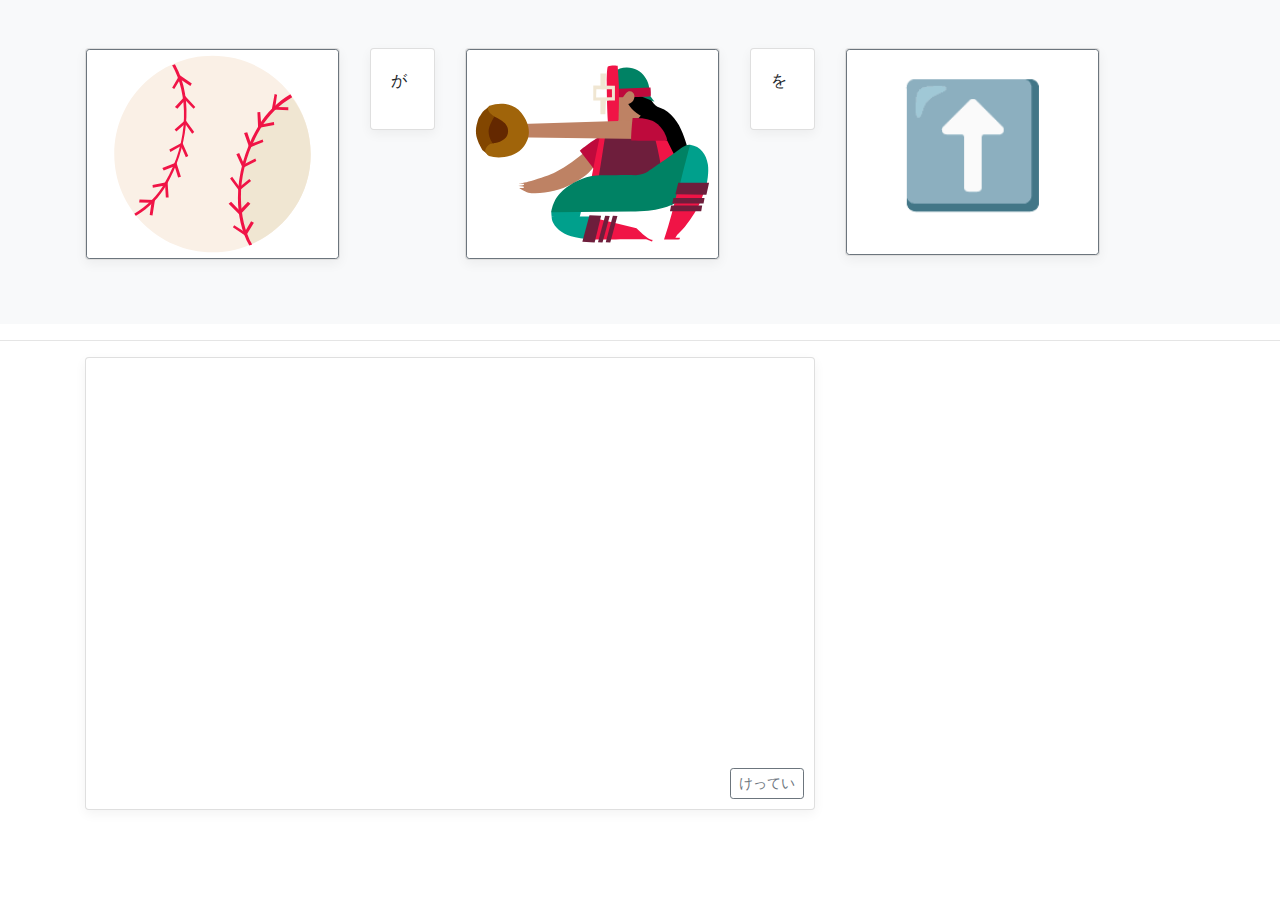
<file: index.html>
<!doctype html>
<html lang="en">
  <head>
    <meta charset="utf-8">
    <meta name="viewport" content="width=device-width, initial-scale=1, shrink-to-fit=no">
    <meta name="description" content="">
    <meta name="author" content="">
    <link rel="icon" href="favicon/favicon.ico">

    <title>Album example for Bootstrap</title>

    <!-- Bootstrap core CSS -->
    <link href="dist/css/bootstrap.min.css" rel="stylesheet">

    <!-- Custom styles for this template -->
    <link href="album.css" rel="stylesheet">

    <script src="index.js"></script>
  </head>

  <body>
    <header>
      <div class="collapse bg-dark" id="navbarHeader">
        <div class="container">
          <div class="row">
            <div class="col-sm-8 col-md-7 py-4">
              <h4 class="text-white">About</h4>
              <p class="text-muted">Add some information about the album below, the author, or any other background context. Make it a few sentences long so folks can pick up some informative tidbits. Then, link them off to some social networking sites or contact information.</p>
            </div>
            <div class="col-sm-4 offset-md-1 py-4">
              <h4 class="text-white">Contact</h4>
              <ul class="list-unstyled">
                <li><a href="#" class="text-white">Follow on Twitter</a></li>
                <li><a href="#" class="text-white">Like on Facebook</a></li>
                <li><a href="#" class="text-white">Email me</a></li>
              </ul>
            </div>
          </div>
        </div>
      </div>

    </header>

    <main role="main">


      <div class="album py-5 bg-light">

        <!-- contents to select a tutorial -->
        <div class="container">
          <div class="row">


            <div class="col-md-3">
              <div class="card mb-3 box-shadow">
                <button type="button" class="btn btn-sm btn-outline-secondary" data-toggle="modal" data-target="#modal1">
                  <img class="card-img-top" id="image01" src="./img/1.svg" alt="Card image cap" style="height: 200px;width: 100%;display: block;">
                </button>
              </div>
            </div>

            <div class="col-md-1">
              <div class="card mb-1 box-shadow">
                  <div class="card-body">
                  <div class="d-flex justify-content-between align-items-center">
                          <p>が</p>
                    </div>
                  </div>
              </div>
            </div>


            <div class="col-md-3">
              <div class="card mb-3 box-shadow">
                <button type="button" class="btn btn-sm btn-outline-secondary" data-toggle="modal" data-target="#modal2">
                  <img class="card-img-top" id="image02" src="./img/2.svg" alt="Card image cap" style="height: 200px;width: 100%;display: block;">
                </button>
              </div>
            </div>

            <div class="col-md-1">
              <div class="card mb-1 box-shadow">
                  <div class="card-body">
                  <div class="d-flex justify-content-between align-items-center">
                          <p>を</p>
                    </div>
                  </div>
              </div>
            </div>


            <div class="col-md-3">
              <div class="card mb-3 box-shadow">
                  <button type="button" class="btn btn-sm btn-outline-secondary" data-toggle="modal" data-target="#modal3">
                    <p id="image03" style="font-size: 120px;margin-right: auto;margin-left: auto;">⬆️</p>
                  </button>
                </div>
              </div>
            </div>

          </div>
        </div>
        <hr>

<!--  result contents -->

        <div class="container">
          <div class="row">
            <div class="col-md-8">
              <div class="card mb-8 box-shadow">
                <video id="video" src="./video" loop autoplay muted style="height: 400px;"></video>
                <!--
                <img class="card-img-top" id="image05" data-src="holder.js/100px225?theme=thumb&bg=55595c&fg=eceeef&text=Thumbnail" alt="Card image cap" >
              -->
                <div class="card-body" style="padding: 10px;margin-left: auto;">
                <div class="d-flex justify-content-between align-items-center">
                    <div class="btn-group" >
                      <a href="./codeview.html">
                        <button type="button" class="btn btn-sm btn-outline-secondary">けってい</button>
                      </a>
                    </div>
                  </div>
              </div>
            </div>
          </div>
        </div>

      </div>

    </main>



<!-- modal pages -->
<!-- modal0 -->
    <div class="modal fade" id="modal0" tabindex="-1" role="dialog" aria-labelledby="label1" aria-hidden="true"　style="margin-top: 400px;">
      <div class="modal-dialog modal-xl" role="document">
        <div class="modal-content">
          <div class="modal-header">
            <h5 class="modal-title" id="label1">Modal title</h5>
            <button type="button" class="close" data-dismiss="modal" aria-label="Close">
              <span aria-hidden="true">&times;</span>
            </button>
          </div>

          <div class="modal-body">
            <div class="container">
              <div class="row">
                <div class="col-md-4">
                  <div class="card mb-4 box-shadow card_height " >
                    <img class="card-img-top" src="./img/1.svg" alt="Card image cap" style="height: 100%;width: 100%;display: block;">

                  </div>
                </div>

                <div class="col-md-4">
                  <div class="card mb-4 box-shadow card_height">
                    <img class="card-img-top" src="./img/2.svg" alt="Card image cap" style="height: 100%;width: 100%;display: block;">
                  </div>
                </div>

                <div class="col-md-4">
                  <div class="card mb-4 box-shadow card_height">
                    <img class="card-img-top" src="./img/3.svg" alt="Card image cap" style="height: 100%;width: 100%;display: block;">
                  </div>
                </div>

                <div class="col-md-4">
                  <div class="card mb-4 box-shadow card_height">
                    <img class="card-img-top" src="./img/3.svg" alt="Card image cap" style="height: 100%;width: 100%;display: block;">
                  </div>
                </div>

                <div class="col-md-4">
                  <div class="card mb-4 box-shadow card_height">
                    <img class="card-img-top" src="./img/4.svg" alt="Card image cap" style="height: 100%;width: 100%;display: block;">
                  </div>
                </div>



                </div>
                </div>

          </div>
          <div class="modal-footer">
            <button type="button" class="btn btn-secondary" data-dismiss="modal">Close</button>
            <button type="button" class="btn btn-primary">OK</button>
          </div>
        </div>
      </div>
    </div>

    <!-- modal1 -->

    <div class="modal fade" id="modal1" tabindex="-1" role="dialog" aria-labelledby="label1" aria-hidden="true" style="margin-top: 300px;">
      <div class="modal-dialog modal-xl" role="document">
        <div class="modal-content">
          <div class="modal-header">
            <h5 class="modal-title" id="label1">Modal title</h5>
            <button type="button" class="close" data-dismiss="modal" aria-label="Close">
              <span aria-hidden="true">&times;</span>
            </button>
          </div>


          <div class="modal-body">
            <div class="container">
              <div class="row">
                <div class="col-md-4">
                  <div class="card mb-4 box-shadow card_height" >
                    <button type="button" class="close" data-dismiss="modal" aria-label="Close" style="height: 100%;">
                      <a href="javascript:void(0);" onclick="LinkClick1('./img/1.svg');" style="height: 100%;">
                        <img class="card-img-top" src="./img/1.svg" alt="Card image cap" style="height: 100%;width: 100%;display: block;">
                      </a>
                    </button>
                  </div>
                </div>

                <div class="col-md-4">
                  <div class="card mb-4 box-shadow card_height">
                    <button type="button" class="close" data-dismiss="modal" aria-label="Close" style="height: 100%;">
                      <a href="javascript:void(0);" onclick="LinkClick1('./img/2.svg');" >
                        <img class="card-img-top" src="./img/2.svg" alt="Card image cap" style="height: 100%;width: 100%;display: block;">
                      </a>
                    </button>
                  </div>
                </div>

                <div class="col-md-4">
                  <div class="card mb-4 box-shadow card_height">
                    <button type="button" class="close" data-dismiss="modal" aria-label="Close" style="height: 100%;">
                      <a href="javascript:void(0);" onclick="LinkClick1('./img/3.svg');" style="height: 100%;">
                        <img class="card-img-top" src="./img/3.svg" alt="Card image cap" style="height: 100%;width: 100%;display: block;">
                      </a>
                    </button>
                  </div>
                </div>
                <div class="col-md-4">
                  <div class="card mb-4 box-shadow card_height">
                    <button type="button" class="close" data-dismiss="modal" aria-label="Close" style="height: 100%;">
                      <a href="javascript:void(0);" onclick="LinkClick1('./img/4.svg');" style="height: 100%;">
                        <img class="card-img-top" src="./img/4.svg" alt="Card image cap" style="height: 100%;width: 100%;display: block;">
                      </a>
                    </button>
                  </div>
                </div>
              </div>
            </div>
          </div>
        </div>
      </div>
    </div>

<!-- modal2 -->
    <div class="modal fade" id="modal2" tabindex="-1" role="dialog" aria-labelledby="label1" aria-hidden="true" style="margin-top: 300px;">
          <div class="modal-dialog modal-xl" role="document">
            <div class="modal-content">
              <div class="modal-header">
                <h5 class="modal-title" id="label1">Modal title</h5>
                <button type="button" class="close" data-dismiss="modal" aria-label="Close">
                  <span aria-hidden="true">&times;</span>
                </button>
              </div>


              <div class="modal-body">
                <div class="container">
                  <div class="row">
                    <div class="col-md-4">
                      <div class="card mb-4 box-shadow card_height" >
                        <button type="button" class="close" data-dismiss="modal" aria-label="Close" style="height: 100%;">
                          <a href="javascript:void(0);" onclick="LinkClick2('./img/1.svg');" style="height: 100%;">
                            <img class="card-img-top" src="./img/1.svg" alt="Card image cap" style="height: 100%;width: 100%;display: block;">
                          </a>
                        </button>
                      </div>
                    </div>

                    <div class="col-md-4">
                      <div class="card mb-4 box-shadow card_height">
                        <button type="button" class="close" data-dismiss="modal" aria-label="Close" style="height: 100%;">
                          <a href="javascript:void(0);" onclick="LinkClick2('./img/2.svg');" >
                            <img class="card-img-top" src="./img/2.svg" alt="Card image cap" style="height: 100%;width: 100%;display: block;">
                          </a>
                        </button>
                      </div>
                    </div>

                    <div class="col-md-4">
                      <div class="card mb-4 box-shadow card_height">
                        <button type="button" class="close" data-dismiss="modal" aria-label="Close" style="height: 100%;">
                          <a href="javascript:void(0);" onclick="LinkClick2('./img/3.svg');" style="height: 100%;">
                            <img class="card-img-top" src="./img/3.svg" alt="Card image cap" style="height: 100%;width: 100%;display: block;">
                          </a>
                        </button>
                      </div>
                    </div>
                    <div class="col-md-4">
                      <div class="card mb-4 box-shadow card_height">
                        <button type="button" class="close" data-dismiss="modal" aria-label="Close" style="height: 100%;">
                          <a href="javascript:void(0);" onclick="LinkClick2('./img/4.svg');" style="height: 100%;">
                            <img class="card-img-top" src="./img/4.svg" alt="Card image cap" style="height: 100%;width: 100%;display: block;">
                          </a>
                        </button>
                      </div>
                    </div>
                  </div>
                </div>
              </div>
            </div>
          </div>
    </div>

    <!-- modal3 -->

    <div class="modal fade" id="modal3" tabindex="-1" role="dialog" aria-labelledby="label1" aria-hidden="true"  >
      <div class="modal-dialog" role="document">
        <div class="modal-content">
          <div class="modal-header">
            <h5 class="modal-title" id="label1">Modal title</h5>
            <button type="button" class="close" data-dismiss="modal" aria-label="Close">
              <span aria-hidden="true">&times;</span>
            </button>
          </div>
          <div class="modal-body">
            <div class="container">
              <div class="row">
                <div class="col-md-2">
                  <div class="card-emo card mb-2 box-shadow card_height" style="height: auto;">
                      <button href="javascript:void(0);" onclick="LinkClick3('⬆️');"  type="button" class="close" data-dismiss="modal" aria-label="Close"  style="height: 100%;margin-bottom: 0px;font-size: 46px;">
                      <p style="margin-bottom: 0px;">⬆️</p>
                    </button>
                  </div>
                </div>

                <div class="col-md-2">
                  <div class="card-emo card mb-2 box-shadow card_height">

                  <button href="javascript:void(0);" onclick="LinkClick3('➡️');"  type="button" class="close" data-dismiss="modal" aria-label="Close"  style="height: 100%;margin-bottom: 0px;font-size: 46px;">
                  <p style="margin-bottom: 0px;">➡️</p>
                </button>
                  </div>
                </div>

                <div class="col-md-2">
                  <div class="card-emo card mb-2 box-shadow card_height">
                      <button href="javascript:void(0);" onclick="LinkClick3('⬇️');"  type="button" class="close" data-dismiss="modal" aria-label="Close"  style="height: 100%;margin-bottom: 0px;font-size: 46px;">
                      <p style="margin-bottom: 0px;">⬇️</p>
                    </button>
                  </div>
                </div>

                <div class="col-md-2">
                  <div class="card-emo card mb-2 box-shadow card_height">
                      <button href="javascript:void(0);" onclick="LinkClick3('');"  type="button" class="close" data-dismiss="modal" aria-label="Close"  style="height: 100%;margin-bottom: 0px;font-size: 46px;">
                      <p style="margin-bottom: 0px;">⬇️</p>
                    </button>
                  </div>
                </div>

                <div class="col-md-2">
                  <div class="card-emo card mb-2 box-shadow card_height">
                      <button href="javascript:void(0);" onclick="LinkClick3('🤽‍♀️');"  type="button" class="close" data-dismiss="modal" aria-label="Close"  style="height: 100%;margin-bottom: 0px;font-size: 46px;">
                      <p style="margin-bottom: 0px;">🤽‍♀️</p>
                    </button>
                  </div>
                </div>
            </div>
           </div>
          </div>
        </div>
      </div>
    </div>


    <!-- Bootstrap core JavaScript
    ================================================== -->
    <!-- Placed at the end of the document so the pages load faster -->
    <script src="https://code.jquery.com/jquery-3.2.1.slim.min.js" integrity="sha384-KJ3o2DKtIkvYIK3UENzmM7KCkRr/rE9/Qpg6aAZGJwFDMVNA/GpGFF93hXpG5KkN" crossorigin="anonymous"></script>
    <script>window.jQuery || document.write('<script src="assets/js/vendor/jquery-slim.min.js"><\/script>')</script>
    <script src="assets/js/vendor/popper.min.js"></script>
    <script src="dist/js/bootstrap.min.js"></script>
    <script src="assets/js/vendor/holder.min.js"></script>
  </body>
</html>
</file>
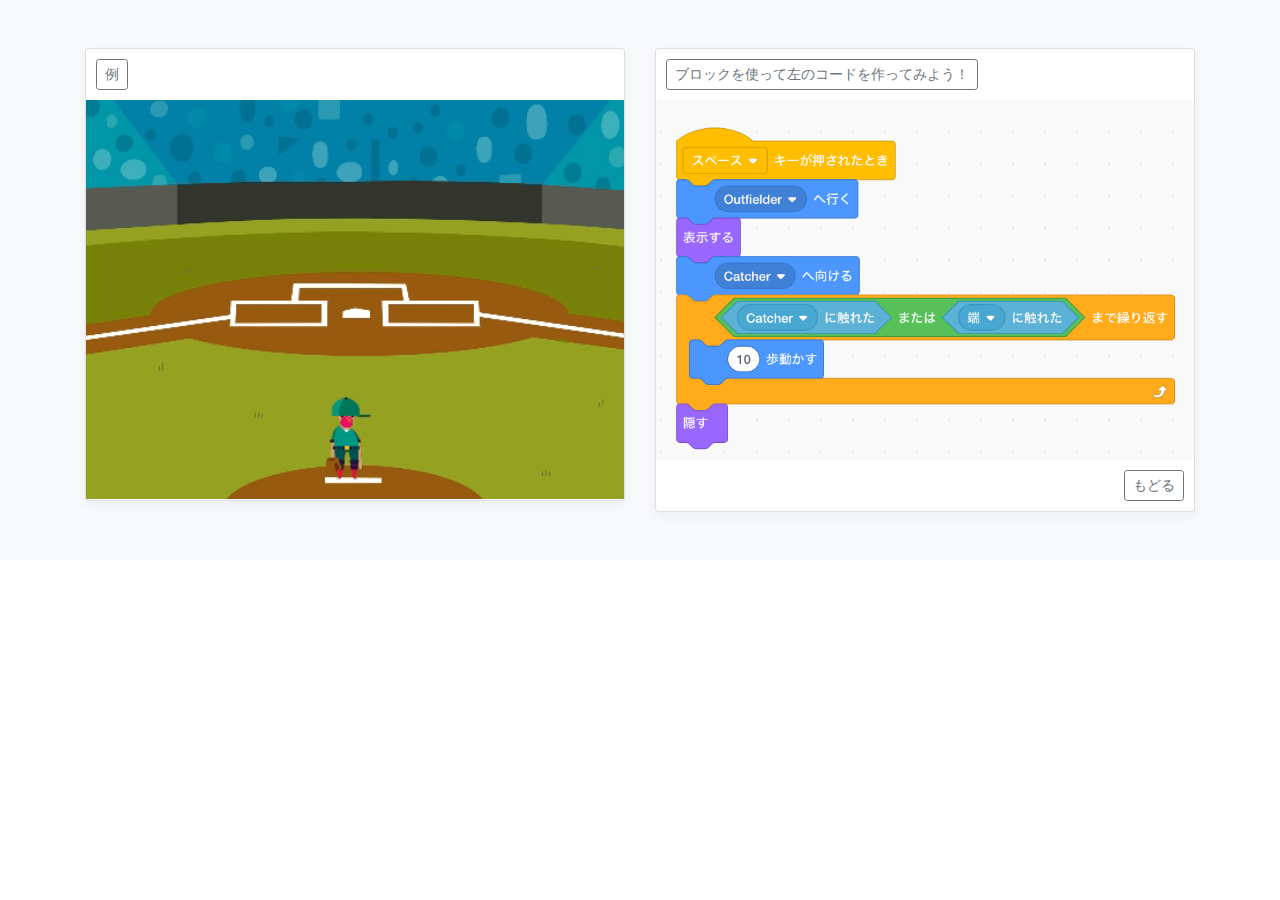
<file: codeview.html>
<!doctype html>
<html lang="en">
  <head>
    <meta charset="utf-8">
    <meta name="viewport" content="width=device-width, initial-scale=1, shrink-to-fit=no">
    <meta name="description" content="">
    <meta name="author" content="">
    <link rel="icon" href="favicon/favicon.ico">

    <title>Album example for Bootstrap</title>

    <!-- Bootstrap core CSS -->
    <link href="dist/css/bootstrap.min.css" rel="stylesheet">

    <!-- Custom styles for this template -->
    <link href="album.css" rel="stylesheet">

    <script src="index.js"></script>
  </head>

  <body>

    <header>
      <div class="collapse bg-dark" id="navbarHeader">
        <div class="container">
          <div class="row">
            <div class="col-sm-8 col-md-7 py-4">
              <h4 class="text-white">About</h4>
              <p class="text-muted">Add some information about the album below, the author, or any other background context. Make it a few sentences long so folks can pick up some informative tidbits. Then, link them off to some social networking sites or contact information.</p>
            </div>
            <div class="col-sm-4 offset-md-1 py-4">
              <h4 class="text-white">Contact</h4>
              <ul class="list-unstyled">
                <li><a href="#" class="text-white">Follow on Twitter</a></li>
                <li><a href="#" class="text-white">Like on Facebook</a></li>
                <li><a href="#" class="text-white">Email me</a></li>
              </ul>
            </div>
          </div>
        </div>
      </div>

    </header>

    <main role="main">
      <div class="album py-5 bg-light">
        <div class="container">
          <div class="row">
            <!--
            <div class="col-md-12">
              <div class="card mb-12 box-shadow">

                <img class="card-img-top" id="image05" data-src="holder.js/100px225?theme=thumb&bg=55595c&fg=eceeef&text=Thumbnail" alt="Card image cap" >

              </div>

            </div>
              -->

            <div class="col-md-6">
              <div class="card mb-6 box-shadow">

                <div class="card-body" style="padding: 10px;">
                <div class="d-flex justify-content-between align-items-center">
                    <div class="btn-group" >
                      <a href="./codeview.html">
                        <button type="button" class="btn btn-sm btn-outline-secondary">例</button>
                      </a>
                    </div>
                  </div>
              </div>

                <video id="video" src="./video/test.mov" loop autoplay muted style="height: 400px;"></video>
                <!--
                <img class="card-img-top" id="image05" data-src="holder.js/100px225?theme=thumb&bg=55595c&fg=eceeef&text=Thumbnail" alt="Card image cap" >
              -->

            </div>
          </div>

          <div class="col-md-6">
            <div class="card mb-6 box-shadow">
              <div class="card-body" style="padding: 10px;">
              <div class="d-flex justify-content-between align-items-center">
                  <div class="btn-group" >
                    <a href="./index.html">
                      <button type="button" class="btn btn-sm btn-outline-secondary">ブロックを使って左のコードを作ってみよう！</button>
                    </a>
                  </div>
                </div>
              </div>
              <img class="card-img-top" id="image05" src="./img/codeImg/1.png" alt="Card image cap" >
              <div class="card-body" style="padding: 10px;margin-left: auto;">
              <div class="d-flex justify-content-between align-items-center">
                  <div class="btn-group" >
                    <a href="./index.html">
                      <button type="button" class="btn btn-sm btn-outline-secondary">もどる</button>
                    </a>
                  </div>
                </div>
              </div>
            </div>
          </div>


          </div>
        </div>



      </div>



<!--  result contents -->
<!--
      <div class="container">
        <div class="row">
          <div class="col-md-2">
            <div class="card mb-2 box-shadow">
              <img class="card-img-top" id="image04" src="./img/4.svg" alt="Card image cap" style="max-height: 250px;">
            </div>
          </div>

          <div class="col-md-10">
            <div class="card mb-10 box-shadow">
              <img class="card-img-top" id="image05" data-src="holder.js/100px225?theme=thumb&bg=55595c&fg=eceeef&text=Thumbnail" alt="Card image cap" >
              <div class="card-body" style="padding: 10px;margin-left: auto;">
              <div class="d-flex justify-content-between align-items-center">
                  <div class="btn-group" >
                    <a href="./index_copy.html">
                      <button type="button" class="btn btn-sm btn-outline-secondary">もどる</button>
                    </a>
                  </div>
                </div>
              </div>
            </div>
          </div>
        </div>
      </div>
-->
    </main>










    <!-- Bootstrap core JavaScript
    ================================================== -->
    <!-- Placed at the end of the document so the pages load faster -->
    <script src="https://code.jquery.com/jquery-3.2.1.slim.min.js" integrity="sha384-KJ3o2DKtIkvYIK3UENzmM7KCkRr/rE9/Qpg6aAZGJwFDMVNA/GpGFF93hXpG5KkN" crossorigin="anonymous"></script>
    <script>window.jQuery || document.write('<script src="assets/js/vendor/jquery-slim.min.js"><\/script>')</script>
    <script src="assets/js/vendor/popper.min.js"></script>
    <script src="dist/js/bootstrap.min.js"></script>
    <script src="assets/js/vendor/holder.min.js"></script>
  </body>
</html>
</file>
<file: album.css>
:root {
  --jumbotron-padding-y: 3rem;
}

.jumbotron {
  padding-top: var(--jumbotron-padding-y);
  padding-bottom: var(--jumbotron-padding-y);
  margin-bottom: 0;
  background-color: #fff;
}
@media (min-width: 768px) {
  .jumbotron {
    padding-top: calc(var(--jumbotron-padding-y) * 2);
    padding-bottom: calc(var(--jumbotron-padding-y) * 2);
  }
}

.card_height{
  height: 125px;
}

.card-emo{
  height: auto;
}

.jumbotron p:last-child {
  margin-bottom: 0;
}

.jumbotron-heading {
  font-weight: 300;
}

.jumbotron .container {
  max-width: 40rem;
}

footer {
  padding-top: 3rem;
  padding-bottom: 3rem;
}

footer p {
  margin-bottom: .25rem;
}

.box-shadow { box-shadow: 0 .25rem .75rem rgba(0, 0, 0, .05); }
</file>
